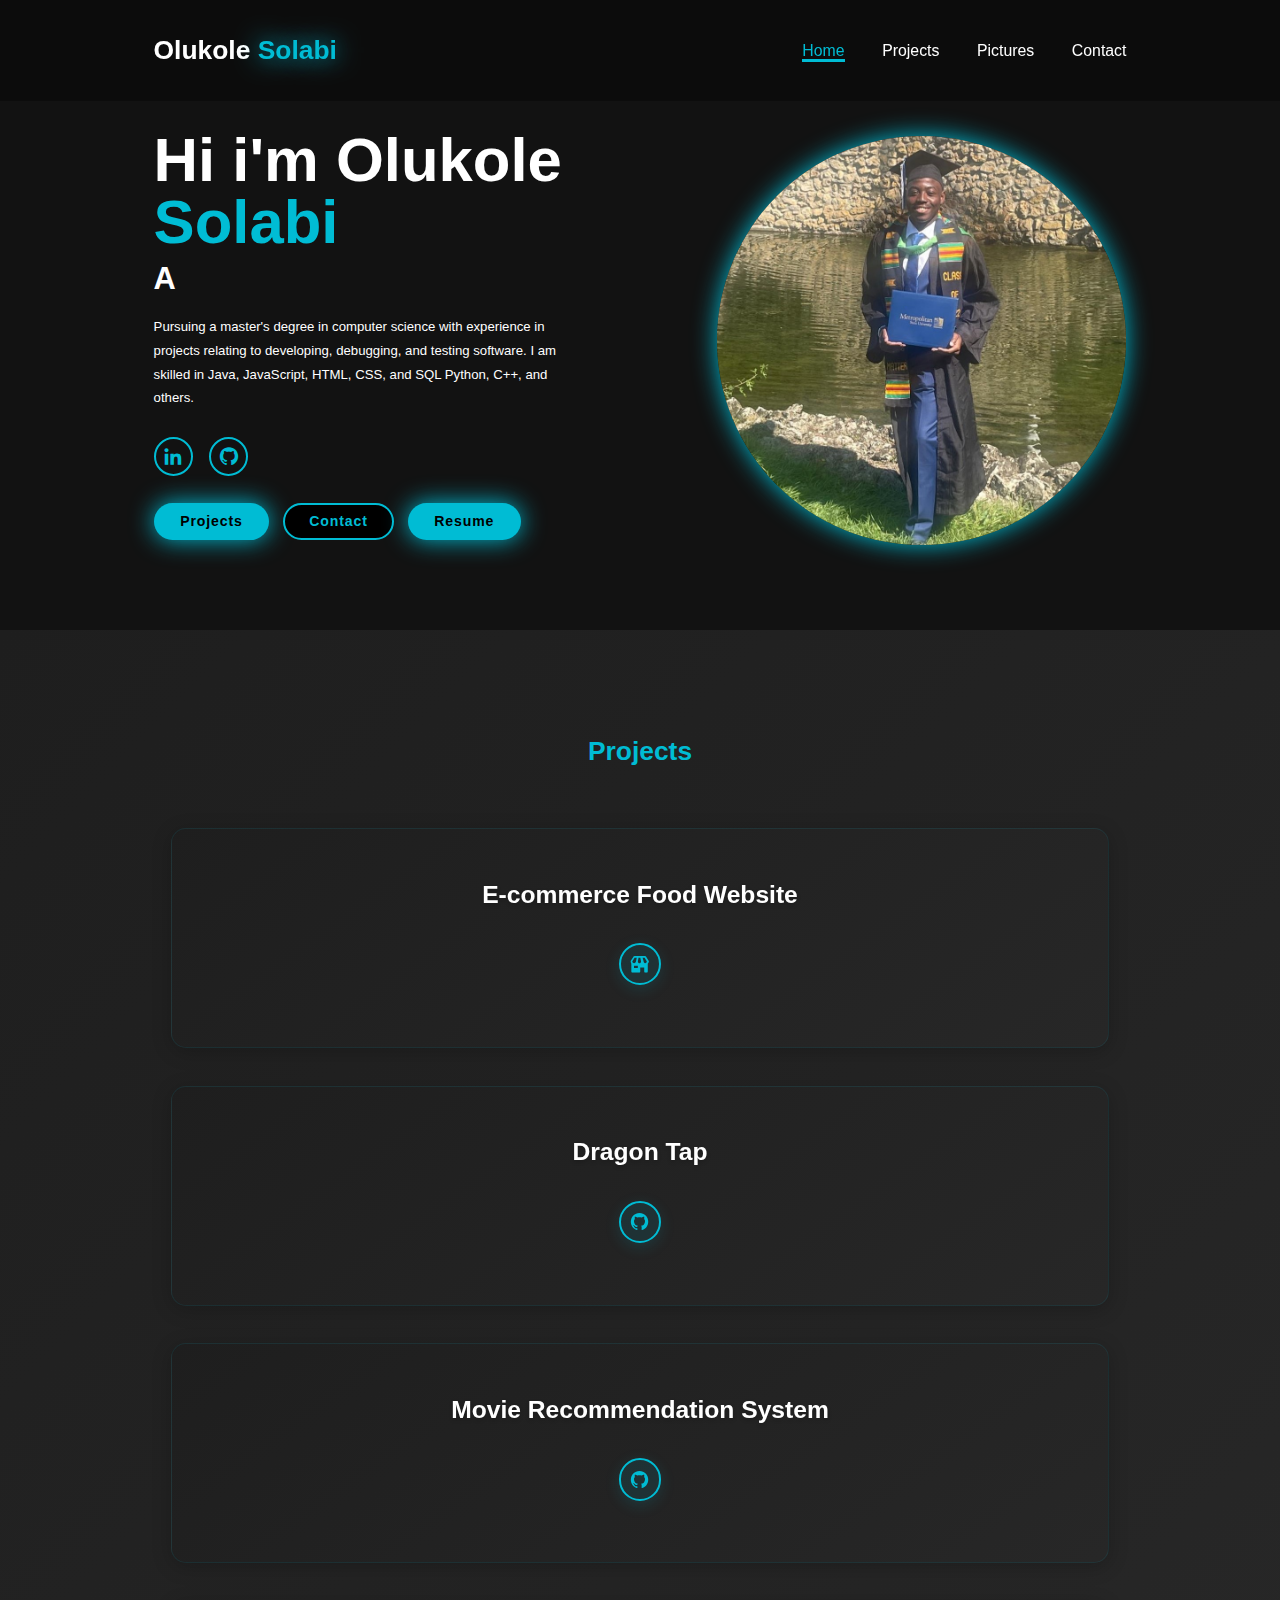
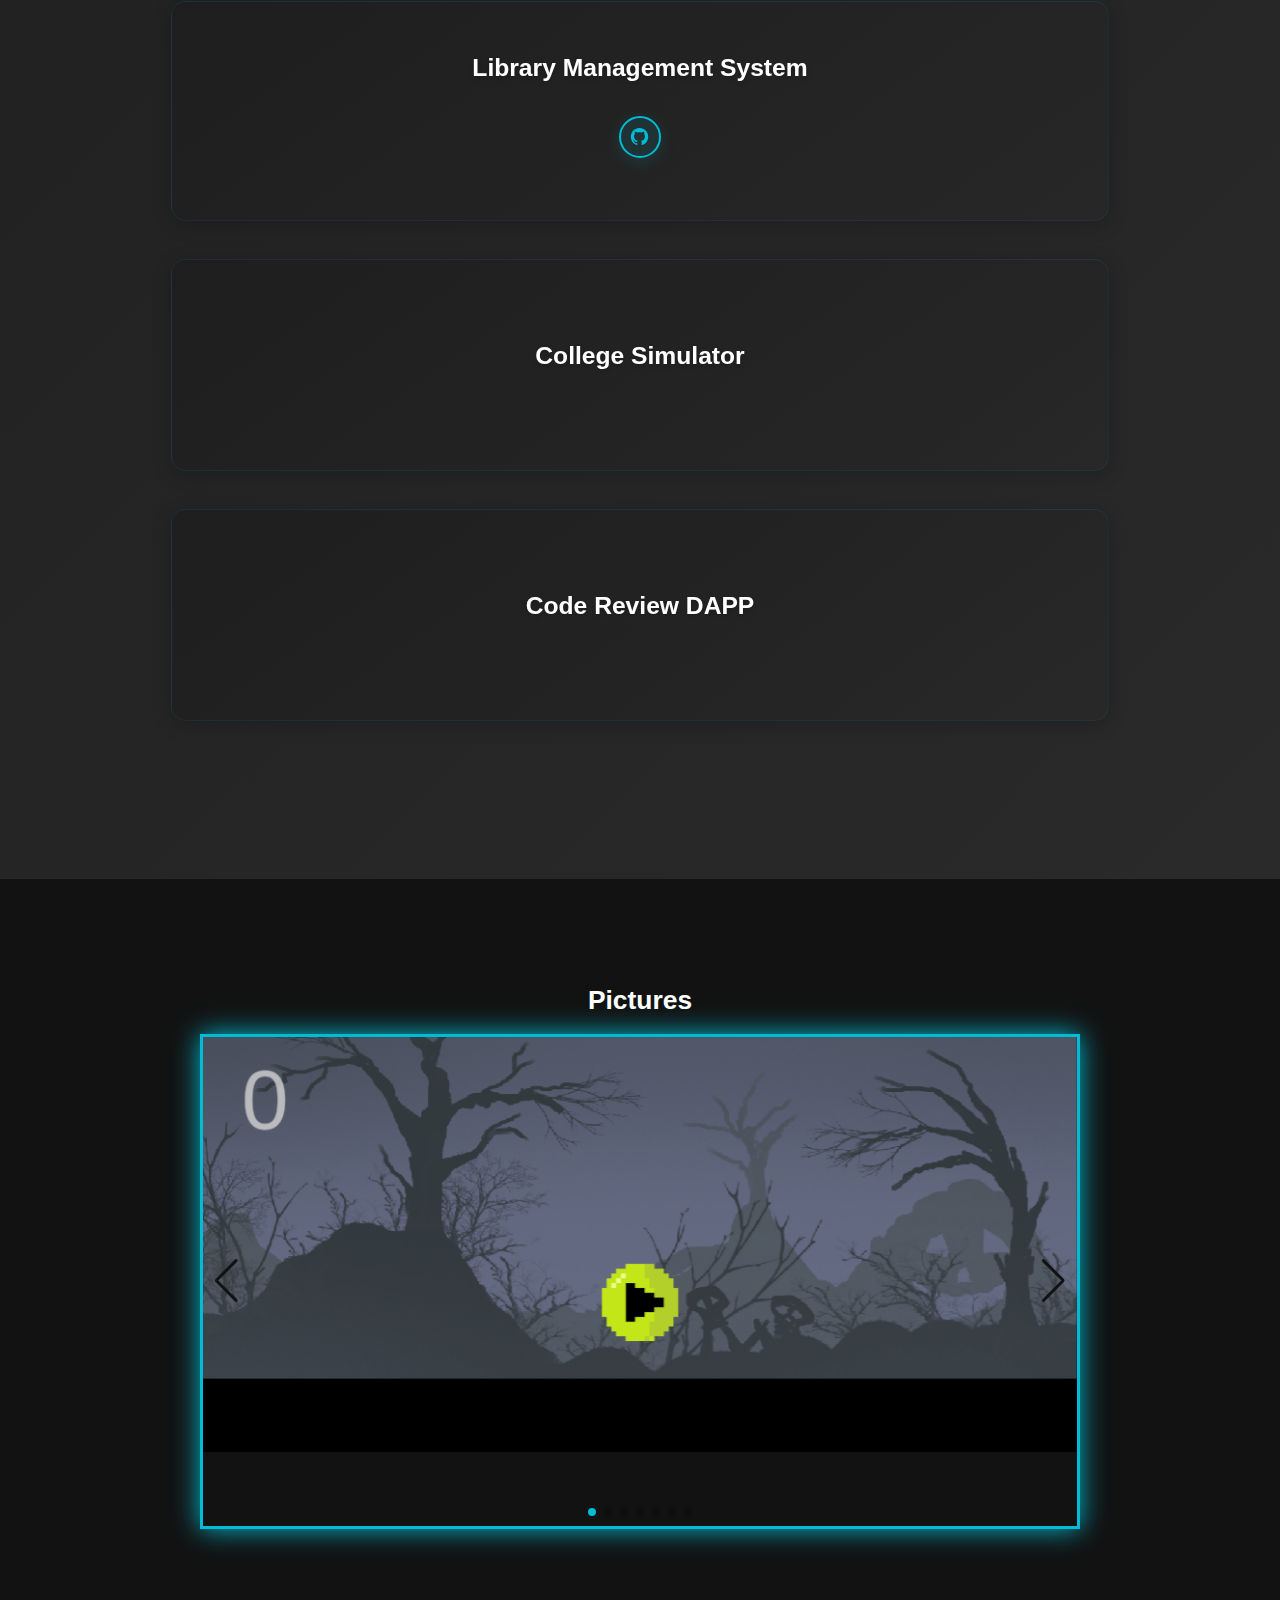
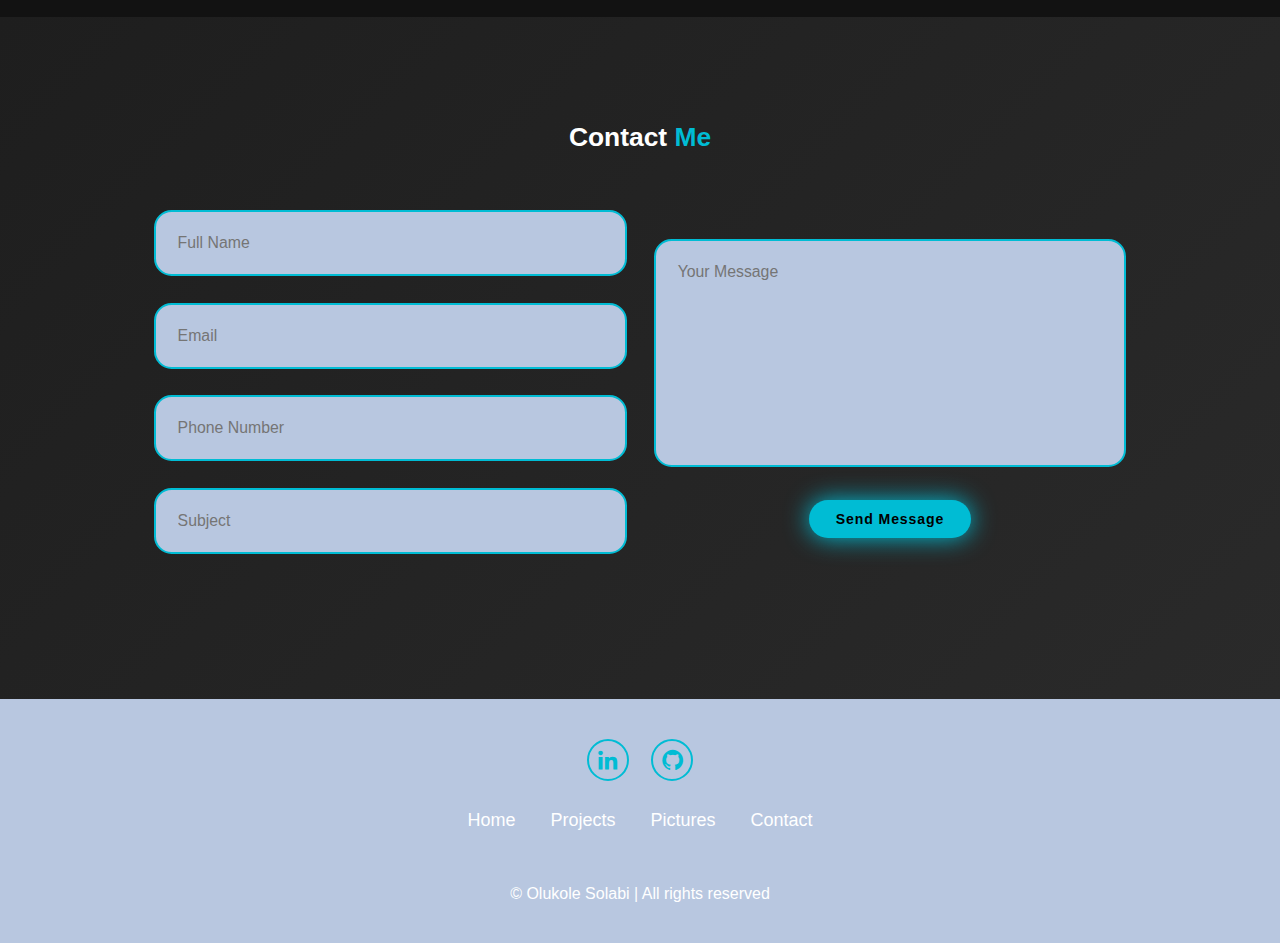
<file: index.html>
<!DOCTYPE html>
<html lang="en">
  <head>
    <!-- Google tag (gtag.js) -->
    <script
      async
      src="https://www.googletagmanager.com/gtag/js?id=G-7B7QV1RWB0"
    ></script>
    <script>
      window.dataLayer = window.dataLayer || [];
      function gtag() {
        dataLayer.push(arguments);
      }
      gtag("js", new Date());

      gtag("config", "G-7B7QV1RWB0");
    </script>

    <meta charset="UTF-8" />
    <meta name="viewport" content="width=device-width, initial-scale=1.0" />
    <title>Olukole's Portfolio</title>
    <link rel="stylesheet" href="assets/css/style.css" />
    <link
      href="https://unpkg.com/boxicons@2.1.4/css/boxicons.min.css"
      rel="stylesheet"
    />
    <link
      rel="stylesheet"
      href="https://cdn.jsdelivr.net/npm/swiper@11/swiper-bundle.min.css"
    />
    <link
      href="https://fonts.googleapis.com/css2?family=Montserrat:wght@400;600;700&display=swap"
      rel="stylesheet"
    />
  </head>

  <body>
    <header class="header">
      <a href="#home" class="logo"
        >Olukole
        <span>Solabi</span>
      </a>

      <i class="bx bx-menu" id="menu-icon"></i>

      <nav class="navbar">
        <a href="#home" class="active">Home</a>
        <a href="#projects">Projects</a>
        <a href="#pictures">Pictures</a>
        <!-- <a href="#education">Education</a> -->
        <a href="#contact">Contact</a>
      </nav>
    </header>

    <section class="home" id="home">
      <div class="home-content">
        <h1>Hi i'm Olukole <span>Solabi</span></h1>
        <h3 class="text-animation">A <span></span></h3>
        <p>
          Pursuing a master's degree in computer science with experience in
          projects relating to developing, debugging, and testing software. I am
          skilled in Java, JavaScript, HTML, CSS, and SQL Python, C++, and
          others.
        </p>

        <div class="social-icons">
          <a href="https://www.linkedin.com/in/olukole/" target="_blank"
            ><i class="bx bxl-linkedin"></i
          ></a>
          <a href="https://github.com/olukole" target="_blank"
            ><i class="bx bxl-github"></i
          ></a>
          <!-- <a href="https://www.instagram.com/kolino11/" target="_blank"
            ><i class="bx bxl-instagram"></i
          ></a> -->
        </div>

        <div class="btn-group">
          <a href="#projects" class="btn">Projects</a>
          <a href="#contact" class="btn">Contact</a>
          <a class="btn" onclick="downloadResume()">Resume</a>
        </div>
      </div>

      <div class="home-img">
        <img src="assets/images/dp2.jpg" alt="" />
      </div>
    </section>

    <section class="projects" id="projects">
      <h2 class="heading">Projects</h2>
      <div class="projects-container">
        <div class="projects-box">
          <div class="projects-info-front">
            <h4>E-commerce Food Website</h4>
            <a href="https://bellachow.biz" target="_blank"
              ><i class="bx bxs-store"></i>
            </a>
          </div>
          <div class="projects-info-back">
            <h4>E-commerce Food Website</h4>
            <p>
              It is a system that allows users to choose what food and the
              qunatity they want to order online. It contains a functioning
              checkout system based on the Stripe API.
            </p>
          </div>
        </div>
        <div class="projects-box">
          <div class="projects-info-front">
            <h4>Dragon Tap</h4>
            <a href="https://github.com/olukole/Dragon-Tap" target="_blank"><i class="bx bxl-github"></i>
            </a>
            <!-- <a href="https://github.com/olukole" target="_blank"
              ><i class="bx bxl-play-store"></i>
            </a> -->
          </div>
          <div class="projects-info-back">
            <h4>Dragon Tap</h4>
            <p>
              A 2D mobile game created using Unity, where the player taps the
              screen to move and avoid obstacles.
            </p>
          </div>
        </div>
        <div class="projects-box">
          <div class="projects-info-front">
            <h4>Movie Recommendation System</h4>
            <a href="https://github.com/olukole/Movie-Recommendation" target="_blank"
              ><i class="bx bxl-github"></i>
            </a>
          </div>
          <div class="projects-info-back">
            <h4>Movie Recommendation System</h4>
            <p>
              It is a system that recommends movies to users based on what they
              like.This system was created using the programming language
              Python.
            </p>
          </div>
        </div>
        <div class="projects-box">
          <div class="projects-info-front">
            <h4>Library Management System</h4>
            <a href="https://github.com/olukole/omdb" target="_blank"
              ><i class="bx bxl-github"></i>
            </a>
          </div>
          <div class="projects-info-back">
            <h4>Library Management System</h4>
            <p>
              It is a system that allows users to check what books they
              borrowed, what books they returned and what books are available.
            </p>
          </div>
        </div>
        <div class="projects-box">
          <div class="projects-info-front">
            <h4>College Simulator</h4>
            <!-- <a href="https://github.com/olukole" target="_blank"
              ><i class="bx bxl-github"></i>
            </a> -->
          </div>
          <div class="projects-info-back">
            <h4>College Simulator</h4>
            <p>
              Developed a game with a fully functioning dorm Sytem. The Student
              could enroll for a class, get a job, and had access to the store
              system.This game was created using the programming language C++
            </p>
          </div>
        </div>
        <div class="projects-box">
          <div class="projects-info-front">
            <h4>Code Review DAPP</h4>
            <!-- <a href="https://github.com/olukole" target="_blank"
              ><i class="bx bxl-github"></i>
            </a> -->
          </div>
          <div class="projects-info-back">
            <h4>Code Review DAPP</h4>
            <p>
              A DAPP where users could turn in code and have it reviewed by
              other users.This DAPP was created using the programming language
              Solidity
            </p>
          </div>
        </div>
      </div>
    </section>

    <section class="pictures" id="pictures">
      <h2 class="heading">Pictures</h2>
      <div class="swiper">
        <div class="swiper-wrapper">
          <div class="swiper-slide">
            <img src="assets/images/display1.jpg" alt="Olukole Solabi" />
          </div>
          <div class="swiper-slide">
            <img src="assets/images/display2.jpg" alt="Olukole Solabi" />
          </div>
          <div class="swiper-slide">
            <img src="assets/images/display3.jpg" alt="Olukole Solabi" />
          </div>
          <div class="swiper-slide">
            <img src="assets/images/display4.jpg" alt="Olukole Solabi" />
          </div>
          <div class="swiper-slide">
            <img src="assets/images/display5.jpg" alt="Olukole Solabi" />
          </div>
          <div class="swiper-slide">
            <img src="assets/images/display6.jpg" alt="Olukole Solabi" />
          </div>
          <div class="swiper-slide">
            <img src="assets/images/display7.jpg" alt="Olukole Solabi" />
          </div>
        </div>
        <div class="swiper-pagination"></div>
        <div class="swiper-button-prev"></div>
        <div class="swiper-button-next"></div>
      </div>
    </section>
<!---
    <section class="education" id="education">
      <h2 class="heading">Education</h2>
      <div class="timeline-items">
        <div class="timeline-item">
          <div class="timeline-dot"><i class="bx bxs-graduation"></i></div>
          <div class="timeline-content">
            <div class="timeline-date">2019</div>
            <h3>Bachelor of Computer Science</h3>
            <p>Metro State University</p>
          </div>
        </div>

        <div class="timeline-item">
          <div class="timeline-dot"><i class="bx bxs-briefcase"></i></div>
          <div class="timeline-content">
            <div class="timeline-date">2022</div>
            <h3>Email Automation Specialist Intern</h3>
            <p>Trinity</p>
          </div>
        </div>

        <div class="timeline-item">
          <div class="timeline-dot"><i class="bx bxs-user"></i></div>
          <div class="timeline-content">
            <div class="timeline-date">2024</div>
            <h3>Professor's Assistant</h3>
            <p>Metro State University</p>
          </div>
        </div>

        <div class="timeline-item">
          <div class="timeline-dot"><i class="bx bxs-graduation"></i></div>
          <div class="timeline-content">
            <div class="timeline-date">2025</div>
            <h3>Master of Computer Science</h3>
            <p>Metro State University</p>
          </div>
        </div>
      </div>
    </section>
  -->
    <section class="contact" id="contact">
      <h2 class="heading">Contact <span>Me</span></h2>

      <form
        id="contactForm"
        action="https://api.web3forms.com/submit"
        method="POST"
      >
        <input
          type="hidden"
          name="access_key"
          value="a55f4fb7-bed2-4c4a-ac47-9c2c9511fcd5"
        />
        <input
          type="checkbox"
          name="botcheck"
          class="hidden"
          style="display: none"
        />

        <div class="input-group">
          <div class="input-box">
            <input type="text" name="name" placeholder="Full Name" />
            <input type="email" name="email" placeholder="Email" />
          </div>

          <div class="input-box">
            <input type="number" name="number" placeholder="Phone Number" />
            <input type="text" name="text" placeholder="Subject" />
          </div>
        </div>

        <div class="input-group2">
          <textarea
            name="Message"
            id=""
            cols="30"
            rows="10"
            placeholder="Your Message"
            required
          ></textarea>
          <input type="submit" value="Send Message" class="btn" />
        </div>
      </form>
    </section>

    <footer class="footer">
      <div class="social">
        <a href="https://www.linkedin.com/in/olukole/" target="_blank"
          ><i class="bx bxl-linkedin"></i
        ></a>
        <a href="https://github.com/olukole" target="_blank"
          ><i class="bx bxl-github"></i
        ></a>
        <!-- <a href="https://www.instagram.com/kolino11/" target="_blank"
          ><i class="bx bxl-instagram"></i
        ></a> -->
      </div>

      <ul class="list">
        <li>
          <a href="#home">Home</a>
        </li>

        <li>
          <a href="#projects">Projects</a>
        </li>

        <li>
          <a href="#pictures">Pictures</a>
        </li>
<!--
        <li>
          <a href="#education">Education</a>
        </li>
--->
        <li>
          <a href="#contact">Contact</a>
        </li>
      </ul>
      <p class="copyright">© Olukole Solabi | All rights reserved</p>
    </footer>

    <button id="backToTopBtn" title="Go to top">
      <i class="bx bxs-chevron-up-circle"></i>
    </button>
    <script src="assets/js/script.js"></script>
    <script src="https://cdn.jsdelivr.net/npm/swiper@11/swiper-bundle.min.js"></script>
  </body>
</html>
</file>
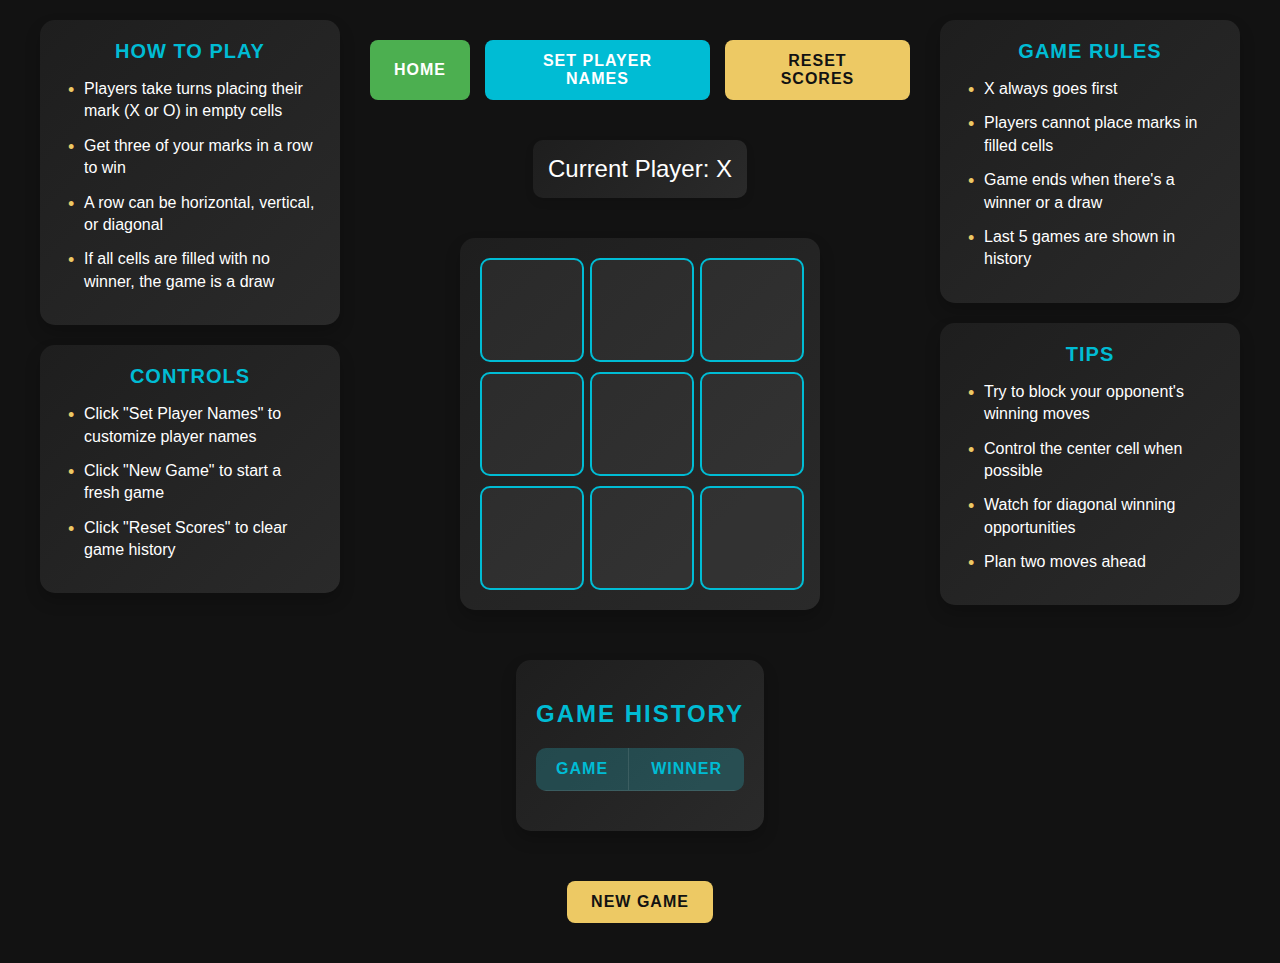
<file: games/Tic_Tac_Toe/Tic_Tac_Toe.html>
<!DOCTYPE html>
<!-- HTML5 declaration -->
<html lang="en">
  <head>
    <!-- Meta tags and document setup -->
    <meta charset="UTF-8" />
    <!-- Link to external stylesheet -->
    <link rel="stylesheet" href="/games/Tic_Tac_Toe/assets/css/style.css" />
    <title>Tic Tac Toe</title>
  </head>
  <body>
    <!-- Main game layout wrapper -->
    <div class="game-layout">
      <!-- Left sidebar with game instructions -->
      <div class="side-section left-section">
        <!-- How to Play card -->
        <div class="info-card">
          <h2>How to Play</h2>
          <ul class="instructions-list">
            <!-- Basic game rules -->
            <li>
              Players take turns placing their mark (X or O) in empty cells
            </li>
            <li>Get three of your marks in a row to win</li>
            <li>A row can be horizontal, vertical, or diagonal</li>
            <li>If all cells are filled with no winner, the game is a draw</li>
          </ul>
        </div>
        <!-- Controls explanation card -->
        <div class="info-card">
          <h2>Controls</h2>
          <ul class="instructions-list">
            <!-- Button functionality explanation -->
            <li>Click "Set Player Names" to customize player names</li>
            <li>Click "New Game" to start a fresh game</li>
            <li>Click "Reset Scores" to clear game history</li>
          </ul>
        </div>
      </div>

      <!-- Main game content area -->
      <div class="main-content">
        <!-- Top button controls -->
        <div class="button-container">
          <!-- Home button -->
          <button
            class="home-btn"
            onclick="window.location.href='../../index.html'"
          >
            Home
          </button>
          <!-- Player name customization button -->
          <button class="name-btn" onclick="setPlayerNames()">
            Set Player Names
          </button>
          <!-- Score reset button -->
          <button class="restart-btn" onclick="resetScores()">
            Reset Scores
          </button>
        </div>

        <!-- Current player status display -->
        <div class="status">Current Player: X</div>

        <!-- Game board grid -->
        <div class="game-container" id="board">
          <!-- Game cells (0-8) representing the 3x3 grid -->
          <div class="cell" data-index="0"></div>
          <div class="cell" data-index="1"></div>
          <div class="cell" data-index="2"></div>
          <div class="cell" data-index="3"></div>
          <div class="cell" data-index="4"></div>
          <div class="cell" data-index="5"></div>
          <div class="cell" data-index="6"></div>
          <div class="cell" data-index="7"></div>
          <div class="cell" data-index="8"></div>
        </div>

        <!-- Game history section -->
        <div class="score-section">
          <h2>Game History</h2>
          <!-- Score tracking table -->
          <table class="score-table">
            <thead>
              <tr>
                <th>Game</th>
                <th>Winner</th>
              </tr>
            </thead>
            <!-- Dynamic score history container -->
            <tbody id="score-history">
              <!-- Score history will be populated by JavaScript -->
            </tbody>
          </table>
        </div>

        <!-- Bottom game control -->
        <div class="button-container">
          <!-- New game button -->
          <button class="restart-btn" onclick="restartGame()">New Game</button>
        </div>
      </div>

      <!-- Right sidebar with additional game information -->
      <div class="side-section right-section">
        <!-- Game rules card -->
        <div class="info-card">
          <h2>Game Rules</h2>
          <ul class="instructions-list">
            <!-- Detailed game rules -->
            <li>X always goes first</li>
            <li>Players cannot place marks in filled cells</li>
            <li>Game ends when there's a winner or a draw</li>
            <li>Last 5 games are shown in history</li>
          </ul>
        </div>
        <!-- Strategy tips card -->
        <div class="info-card">
          <h2>Tips</h2>
          <ul class="instructions-list">
            <!-- Strategic gameplay advice -->
            <li>Try to block your opponent's winning moves</li>
            <li>Control the center cell when possible</li>
            <li>Watch for diagonal winning opportunities</li>
            <li>Plan two moves ahead</li>
          </ul>
        </div>
      </div>
    </div>

    <!-- Link to game logic JavaScript file -->
    <script src="/games/Tic_Tac_Toe/assets/js/script.js"></script>
  </body>
</html>
</file>
<file: assets/css/style.css>
*{
  margin: 0;
  padding: 0;
  box-sizing: border-box;
  text-decoration: none;
  border: none;
  outline: none;
  scroll-behavior: smooth;
  font-family: 'Poppins', sans-serif;
}
:root{
--main-color: #00bcd4;
--complementary-color: #edc964;
--bg-color: #121212;
--second-bg-color: #b8c7e0;
--third-bg-color: linear-gradient(135deg, #1e1e1e, #2a2a2a);
--text-color: #ffffff;
--card-bg: #1e1e1e;
}
html{
  font-size: 60%;
  overflow-x: hidden;
}
body{
  background: var(--bg-color);
  color: var(--text-color);
  font-family: 'Montserrat', sans-serif;
}
.header{
  position: fixed;
  top: 0;
  left: 0;
  width: 100%;
  padding: 4rem 12% 4rem;
  background: rgba(0, 0, 0, 0.3);
  backdrop-filter: blur(10px);
  display: flex;
  justify-content: space-between;
  align-items: center;
  z-index: 5;
}
.logo{
  font-size: 3rem;
  color: var(--text-color);
  font-weight: 800;
  cursor: pointer;
  transition: 0.3s ease;
}
.logo:hover{
  transform: scale(1.1);
}
.logo span{
  text-shadow: 0 0 25px var(--main-color);
}
.navbar a{
  font-size: 1.8rem;
  color: var(--text-color);
  margin-left: 4rem;
  font-weight: 500;
  transition: 0.3s ease;
  border-bottom: 3px solid transparent;
}
.navbar a:hover,
.navbar a.active{
  color: var(--main-color);
  border-bottom: 3px solid var(--main-color);
}
#menu-icon{
  font-size: 3.6rem;
  color: var(--main-color);
  display: none;
  cursor: pointer;
}
section{
  min-height: 70vh;
  padding: 10rem 12% 10rem;
}
.home {
  display: flex;
  align-items: center;
  justify-content: center;
  gap: 15rem;
}
.home-content{
  display: flex;
  flex-direction: column;
  align-items: baseline;
  text-align: left;
  justify-content: center;
  margin-top: 3rem;
}
span{
  color: var(--main-color);
}
.logo span{
  color: var(--main-color);
}
.home-content h3{
  margin-bottom: 2rem;
  margin-top: 1rem;
  font-size: 3.5rem;
}
.home-content h1{
  font-size: 7rem;
  font-weight: 700;
  margin-top: 1.5rem;
  line-height: 1;
}
.home.img{
  border-radius: 50%;
}
.home-img img{
  position: relative;
  top: 3rem;
  width: 32vw;
  border-radius: 50%;
  box-shadow: 0 0 25px var(--main-color);
  cursor: pointer;
  transition: 0.4s ease-in-out;
}
.home-img img:hover{
  box-shadow: 0 0 25px var(--main-color),
              0 0 50px var(--main-color),
              0 0 100px var(--main-color);
}
.home-content p{
  font-size: 1.5rem;
  font-weight: 500;
  line-height: 1.8;
  max-width: 1000px;
}
.social-icons a{
  display: inline-flex;
  justify-content: center;
  align-items: center;
  width: 4.5rem;
  height: 4.5rem;
  background: transparent;
  border: 2px solid var(--main-color);
  border-radius: 50%;
  font-size: 2.5rem;
  color: var(--main-color);
  margin: 3rem 1.5rem 3rem 0;
  transition: 0.3s ease-in-out;
}
.social-icons a:hover{
  background: var(--main-color);
  color: var(--text-color);
  transform: scale(1.3)translateY(-5px);
  box-shadow: 0 0 25px var(--main-color);
}
.btn{
  display: inline-block;
  padding: 1rem 2.8rem;
  background: var(--main-color);
  box-shadow: 0 0 25px var(--main-color);
  border-radius: 4rem;
  font-size: 1.6rem;
  color: black;
  border: 2px solid transparent;
  letter-spacing: 0.1rem;
  font-weight: 600;
  transition: 0.3s ease-in-out;
  cursor: pointer;
}
.btn:hover{
  background: scale(1.05);
  box-shadow: 0 0 50px var(--main-color);
}
.btn-group{
  display: flex;
  align-items: center;
  gap: 1.5rem;
}
.btn-group a:nth-of-type(2){
  background-color: black;
  color: var(--main-color);
  border: 2px solid var(--main-color);
  box-shadow: 0 0 25px transparent;
}
.btn-group a:nth-of-type(2):hover{
  background-color: var(--main-color);
  color: black;
  box-shadow: 0 0 25px var(--main-color);
}
.text-animation{
  font-size: 34px;
  font-weight: 600;
  min-width: 280px;
}
.text-animation span{
  position: relative;
}
.text-animation span::before{
  content: "web developer";
  color: var(--main-color);
  animation: words 20s infinite;
}
.text-animation span::after{
  content: "";
  background-color: var(--bg-color);
  position: absolute;
  width: calc(100% + 8px);
  height: 100%;
  border-left: 3px solid var(--bg-color);
  right: -8px;
  animation: cursor 0.6s infinite, 
  typing 20s steps(14) infinite;
}
@keyframes cursor{
  to{
    border-left: 2px solid var(--main-color);
  }
}
@keyframes words{
  0%,
  20%{
    content: "Software Developer";
  }
  21%,
  40%{
    content: "Web Designer";
  }
  41%,
  60%{
    content: "Data Analyst";
  }
  61%,
  80%{
    content: "Game Developer";
  }
  81%,
  100%{
    content: "Freelancer";
  }
}
@keyframes typing{
  10%,
  15%,
  30%,
  35%,
  50%,
  55%,
  70%,
  75%,
  90%,
  95%{
    width: 0;
  }
  5%,
  20%,
  25%,
  40%,
  45%,
  60%,
  65%,
  80%,
  85%{
    width: calc(100% + 8px);
  }
}
.heading{
  text-align: center;
  font-size: 3rem;
  margin: 2rem 0;
}

::-webkit-scrollbar{
  width: 15px;
}
::-webkit-scrollbar-thumb{
  background: var(--main-color);
}
::-webkit-scrollbar-track{
  background: var(--bg-color);
  width: 50px;
}

.projects{
  background: var(--third-bg-color);
  color: var(--text-color);
}
.projects h2{
  margin-bottom: 5rem;
  color: var(--main-color);
}
.projects-container{
  display: grid;
  grid-template-columns: repeat(2, 1fr);
  gap: 20px;
  padding: 0 2rem;
}
.projects-box {
  background: linear-gradient(145deg, rgba(30, 30, 30, 0.9), rgba(40, 40, 40, 0.9));
  border-radius: 15px;
  padding: 25px;
  transition: all 0.4s ease-in-out;
  box-shadow: 0 4px 20px rgba(0, 0, 0, 0.2);
  display: flex;
  flex-direction: column;
  text-align: left;
  max-height: 220px;
  justify-content: center;
  align-items: center;
  padding: 5rem 5rem;
  transform-style: preserve-3d;
  perspective: 1000px;
  border: 1px solid rgba(0, 188, 212, 0.1);
}
.projects-box:hover {
  transform: translateY(-8px);
  box-shadow: 0 8px 30px rgba(0, 188, 212, 0.2);
  border: 1px solid rgba(0, 188, 212, 0.3);
}
.projects-box.active{
  transform: perspective(1000px) rotateY(180deg);
}
.projects-info-front {
  display: flex;
  flex-direction: column;
  text-align: center;
  max-height: 220px;
  justify-content: center;
  align-items: center;
  padding: 4rem 4rem;
  backface-visibility: hidden;
  width: 100%;
}
.projects-info-front h4 {
  font-size: 2.8rem;
  font-weight: 700;
  line-height: 1.4;
  margin-bottom: 2rem;
  text-align: center;
  color: var(--text-color);
  text-shadow: 0 2px 4px rgba(0, 0, 0, 0.2);
}
.projects-info-front a {
  display: inline-flex;
  justify-content: center;
  align-items: center;
  width: 4.8rem;
  height: 4.8rem;
  background: rgba(0, 188, 212, 0.1);
  border: 2px solid var(--main-color);
  border-radius: 50%;
  font-size: 2.4rem;
  color: var(--main-color);
  margin: 1.5rem 1rem;
  transition: all 0.4s cubic-bezier(0.175, 0.885, 0.32, 1.275);
  box-shadow: 0 4px 15px rgba(0, 188, 212, 0.15);
  position: relative;
  overflow: hidden;
}
.projects-info-front a:hover {
  background: var(--main-color);
  color: var(--bg-color);
  transform: scale(1.1) translateY(-5px);
  box-shadow: 0 6px 25px rgba(0, 188, 212, 0.4);
}
.projects-info-front a::before {
  content: '';
  position: absolute;
  top: 50%;
  left: 50%;
  width: 0;
  height: 0;
  background: rgba(255, 255, 255, 0.2);
  border-radius: 50%;
  transform: translate(-50%, -50%);
  transition: width 0.3s ease, height 0.3s ease;
}
.projects-info-front a:hover::before {
  width: 100%;
  height: 100%;
}
.projects-info-back {
  display: flex;
  flex-direction: column;
  text-align: left;
  max-height: 220px;
  justify-content: flex-start;
  align-items: flex-start;
  width: 100%;
  height: 100%;
  position: absolute;
  padding: 4rem 4rem;
  transform: rotateY(180deg);
  backface-visibility: hidden;
  overflow: hidden;
  background: linear-gradient(145deg, rgba(35, 35, 35, 0.95), rgba(45, 45, 45, 0.95));
  border-radius: 12px;
}
.projects-info-back h4{
  font-size: 2rem;
  font-weight: 450;
  line-height: 1.5;
  color: var(--text-color);
}
.projects-info-back p{
  font-size: 1.4rem;
  font-weight: 400;
  line-height: 1.7;
  max-height: 100px;
  margin: auto;
  color: var(--text-color);
}

.pictures {
    background: (--bg-color);
    color: var(--text-color);
}
.pictures.heading{
  margin-bottom: 5rem;
}

.swiper {
    width: 100%;
    height: 100%;
    max-width: 100rem;
    aspect-ratio: 16 / 9;
    border: 3px solid var(--main-color);
    box-shadow: 0 0 25px var(--main-color);
}
.swiper-slide {
    display: flex;
    justify-content: center;
    align-items: center;
    height: 100%;
}
.swiper-slide img {
    width: 100%;
    height: auto;
    object-fit: cover;
}
.swiper .swiper-button-next, 
.swiper .swiper-button-prev{
  color: var(--bg-color);
  font-size: 1.5rem;
  @media (max-width: 768px){
    font-size: 1rem;
  }
}
.swiper .swiper-button-next:hover, 
.swiper .swiper-button-prev:hover{
    transform: scale(1.1)translateY(-5px);
}
.swiper .swiper-pagination-bullet-active{
  background-color: var(--main-color);
}

.education{
  background: var(--third-bg-color);
  color: var(--text-color);
}
.education h2{
  margin-bottom: 5rem;
  color: var(--main-color);
}
.timeline-items{
  max-width: 800px;
  margin: auto;
  display: flex;
  flex-direction: column;
}
.timeline-item{
  margin-bottom: 20px;
  padding: 15px;
  display: flex;
  align-items: center;
  position: relative;
  background-color: rgba(255, 255, 255, 0.1);
  border-radius: 8px;
  transition: transform 0.3s ease, box-shadow 0.3s ease;
}
.timeline-item:hover{
  transform: translateY(-3px);
  box-shadow: 0 4px 20px rgba(0, 0, 0, 0.5);
}
.timeline-dot{
  height: 30px;
  width: 30px;
  background: var(--main-color);
  border-radius: 50%;
  margin-right: 15px;
  display: flex;
  justify-content: center;
  align-items: center;
  color: white;
  font-size: 1.5rem;
}
.timeline-content{
  flex-grow: 1;
}
.timeline-date{
  font-size: 18px;
  font-weight: 600;
  color: var(--main-color);
  margin-bottom: 5px;
}
.timeline-content h3{
  margin: 0;
  font-size: 1.5rem;
  font-weight: 500;
  color: var(--text-color);
}
.timeline-content p{
  font-size: 14px;
  color: var(--text-color);
  margin-top: 5px;
}

.contact{
  background: var(--third-bg-color);
}
.contact h2{
  margin-bottom: 3rem;
}
.contact form{
  display: flex;
  align-items: center;
  justify-content: center;
  gap: 3rem;
  margin: 5rem auto;
  text-align: center;
}
.contact form .input-box{
  display: flex;
  justify-content: center;
  flex-wrap: wrap;
}
.contact form .input-box input,
.contact form textarea{
  width: 100%;
  padding: 2.5rem;
  font-size: 1.8rem;
  color: var(--text-color);
  background: var(--second-bg-color);
  border-radius: 2rem;
  border: 2px solid var(--main-color);
  margin: 1.5rem 0;
  resize: none;
}
.contact form .btn{
  margin-top: 2rem;
}

.footer{
  position: relative;
  bottom: 0;
  width: 100%;
  background-color: var(--second-bg-color);
  padding: 40px 0;
}
.footer .social{
  text-align: center;
  padding-bottom: 25px;
  color: var(--main-color);
}
.footer .social a{
  color: var(--main-color);
  font-size: 25px;
  border: 2px solid var(--main-color);
  width: 42px;
  height: 42px;
  line-height: 42px;
  text-align: center;
  border-radius: 50%;
  margin: 0 10px;
  transition: 0.3s ease-in-out;
  display: inline-block;
}
.footer .social a:hover{
  color: black;
  background-color: var(--main-color);
  transform: scale(1.2)translateY(-10px);
  box-shadow: 0 0 25px var(--main-color);
}
.footer ul{
  margin-top: 0;
  padding: 0;
  font-size: 18px;
  line-height: 1.6;
  margin-bottom: 0;
  text-align: center;
}
.footer ul li a{
  color: white;
  border-bottom: 3px solid transparent;
  transition: 0.3s ease-in-out;
}
.footer ul li a:hover{
  border-bottom: 3px solid var(--main-color);
}
.footer ul li{
  display: inline-block;
  padding: 0 15px;
}
.footer .copyright{
  margin-top: 50px;
  text-align: center;
  font-size: 16px;
  color: white;
}

#backToTopBtn {
  position: fixed;
  bottom: 40px;
  right: 40px;
  display: none;
  width: 40px;
  height: 40px;
  background-color: var(--main-color);
  color: white;
  text-align: center;
  line-height: 20px;
  font-size: 3rem;
  border: none;
  border-radius: 50%;
  cursor: pointer;
  box-shadow: 0 0 10px var(--main-color);
  transition: transform 0.3s ease, box-shadow 0.3s ease;
}
#backToTopBtn:hover {
  transform: scale(1.1);
  box-shadow: 0 0 15px var(--main-color);
}

@media (max-width: 1285px){
  html{
    font-size: 55%;
  }
  .projects-container{
    padding: 1rem;
    padding-bottom: 7rem;
    grid-template-columns: 1fr;
    margin: 0 auto;
  }
  .projects-box{
    margin: 1rem;
  }
}
@media (max-width: 1200px) {
  .swiper {
    max-width: 80rem;
    height: auto;
  }
}
@media (max-width: 991px){
  header{
    padding: 2rem 3%;
  }
  section{
    padding: 10rem 3% 2rem;
  }
  .timeline-item::before{
    left: 7px;
  }
  .timeline-item:nth-child(odd){
    padding-right: 0;
    text-align: left;
  }
  .timeline-item:nth-child(even),
  .timeline-item:nth-child(odd){
    padding-left: 37px;
  }
  .timeline-dot{
    left: 0;
  }
  .projects{
    padding-bottom: 7rem;
  }
  .contact form{
    flex-direction: column;
  }
  .footer{
    padding: 2rem 3%;
  }
}
@media(max-width: 895px){
  #menu-icon{
    display: block;
  }
  .navbar{
    position: absolute;
    top: 100%;
    right: 0;
    width: 50%;
    padding: 1rem 3%;
    background: rgba(0, 0, 0, 0.8);
    backdrop-filter: blur(20px);
    border-bottom-left-radius: 2rem;
    border-left: 2px solid var(--main-color);
    border-bottom: 2px solid var(--main-color);
    display: none;
  }
  .navbar.active{
    display: block;
  }
  .navbar a{
    display: block;
    margin: 3rem 0;
    color: white;
    font-size: 2rem;
  }
  .home{
    flex-direction: column-reverse;
    margin: 5rem 4rem;
  }
  .home-content h3{
    font-size: 2.6rem;
  }
  .home-content h1{
    font-size: 8rem;
    margin-top: 3rem;
  }
  .home-content p{
    max-width: 600px;
    margin: 0 auto;
  }
  .home-img img{
    width: 56vw;
  }
  .projects h2{
    margin-bottom: 3rem;
  }
  .projects-container{
    grid-template-columns: repeat(1, 1fr);
  }
}
@media (max-width: 768px) {
  .swiper {
    max-width: 60rem;
    height: auto;
  }
}
@media (max-width: 480px) {
  .swiper {
    max-width: 100%;
    padding: 1rem;
    height: auto;
  }
  .projects h4 {
    font-size: 2.5rem;
  }
  
  .projects p {
    font-size: 1rem;
  }
}



/* References
  https: //www.youtube.com/watch?v=UqHILyzcULE : Video
  https: //swiperjs.com/get-started : Swiper
  https: //boxicons.com/?query= : Boxicons
  https: //web3forms.com/#start
*/
</file>
<file: games/Tic_Tac_Toe/assets/css/style.css>
/* Color Variables and Theme Settings */
:root {
  --main-color: #00bcd4;
  /* Cyan - Primary accent color */
  --complementary-color: #edc964;
  /* Gold - Secondary accent color */
  --bg-color: #121212;
  /* Dark background */
  --second-bg-color: #b8c7e0;
  /* Light blue - Alternative background */
  --third-bg-color: linear-gradient(135deg, #1e1e1e, #2a2a2a);
  /* Gradient for cards */
  --text-color: #ffffff;
  /* White text */
}

/* Basic Page Setup */
body {
  background: var(--bg-color);
  color: var(--text-color);
  font-family: 'Segoe UI', Tahoma, Geneva, Verdana, sans-serif;
  min-height: 100vh;
  margin: 0;
  padding: 20px;
}

/* Main Grid Layout */
.game-layout {
  display: grid;
  grid-template-columns: 300px 1fr 300px;
  /* Left sidebar, main content, right sidebar */
  gap: 30px;
  max-width: 1200px;
  margin: 0 auto;
  align-items: start;
}

/* Main Content Area Styling */
.main-content {
  display: flex;
  flex-direction: column;
  align-items: center;
}

/* Sidebar Sections Styling */
.side-section {
  display: flex;
  flex-direction: column;
  gap: 20px;
}

/* Information Cards in Sidebars */
.info-card {
  background: var(--third-bg-color);
  border-radius: 15px;
  padding: 20px;
  box-shadow: 0 8px 16px rgba(0, 0, 0, 0.2);
}

.info-card h2 {
  color: var(--main-color);
  margin: 0 0 15px 0;
  font-size: 20px;
  text-transform: uppercase;
  letter-spacing: 1px;
  text-align: center;
}

/* Instructions List Styling */
.instructions-list {
  list-style: none;
  padding: 0;
  margin: 0;
}

.instructions-list li {
  margin-bottom: 12px;
  padding-left: 24px;
  position: relative;
  line-height: 1.4;
}

/* Custom Bullet Points */
.instructions-list li::before {
  content: "•";
  color: var(--complementary-color);
  position: absolute;
  left: 8px;
  font-size: 18px;
}

/* Game Board Container */
.game-container {
  display: grid;
  grid-template-columns: repeat(3, 100px);
  /* 3x3 grid for game board */
  gap: 10px;
  margin: 20px auto;
  padding: 20px;
  background: var(--third-bg-color);
  border-radius: 15px;
  box-shadow: 0 8px 16px rgba(0, 0, 0, 0.2);
}

/* Individual Cell Styling */
.cell {
  width: 100px;
  height: 100px;
  border: 2px solid var(--main-color);
  border-radius: 10px;
  font-size: 40px;
  display: flex;
  align-items: center;
  justify-content: center;
  cursor: pointer;
  background: rgba(255, 255, 255, 0.05);
  transition: all 0.3s ease;
}

/* Cell Hover Effects */
.cell:hover {
  background: rgba(255, 255, 255, 0.1);
  transform: translateY(-2px);
  box-shadow: 0 4px 8px rgba(0, 0, 0, 0.2);
}

/* Game Status Display */
.status {
  text-align: center;
  font-size: 24px;
  margin: 20px;
  padding: 15px;
  background: var(--third-bg-color);
  border-radius: 10px;
  box-shadow: 0 4px 8px rgba(0, 0, 0, 0.1);
  color: var(--text-color);
}

/* Button Container Layout */
.button-container {
  display: flex;
  gap: 15px;
  margin: 20px 0;
}

/* Button Styling */
.restart-btn,
.name-btn,
.home-btn {
  padding: 12px 24px;
  font-size: 16px;
  cursor: pointer;
  border: none;
  border-radius: 8px;
  transition: all 0.3s ease;
  font-weight: 600;
  text-transform: uppercase;
  letter-spacing: 1px;
}

/* Button Color Variants */
.name-btn {
  background-color: var(--main-color);
  color: var(--text-color);
}

.restart-btn {
  background-color: var(--complementary-color);
  color: var(--bg-color);
}

.home-btn {
  background-color: #4CAF50;
  color: var(--text-color);
}

/* Button Hover Effects */
.name-btn:hover,
.restart-btn:hover,
.home-btn:hover {
  transform: translateY(-2px);
  box-shadow: 0 4px 12px rgba(0, 0, 0, 0.2);
  filter: brightness(110%);
}

/* Player Markers (X and O) */
.x-mark {
  color: var(--main-color);
  text-shadow: 0 0 10px rgba(0, 188, 212, 0.5);
}

.o-mark {
  color: var(--complementary-color);
  text-shadow: 0 0 10px rgba(237, 201, 100, 0.5);
}

/* Score Section Styling */
.score-section {
  max-width: 400px;
  margin: 30px auto;
  padding: 20px;
  background: var(--third-bg-color);
  border-radius: 15px;
  box-shadow: 0 8px 16px rgba(0, 0, 0, 0.2);
}

.score-section h2 {
  color: var(--main-color);
  margin-bottom: 20px;
  text-align: center;
  font-size: 24px;
  text-transform: uppercase;
  letter-spacing: 2px;
}

/* Score Table Styling */
.score-table {
  width: 100%;
  border-collapse: separate;
  border-spacing: 0;
  margin-bottom: 20px;
  background: rgba(255, 255, 255, 0.05);
  border-radius: 10px;
  overflow: hidden;
}

/* Table Cell Styling */
.score-table th,
.score-table td {
  padding: 12px;
  text-align: center;
  border-bottom: 1px solid rgba(255, 255, 255, 0.1);
}

/* Vertical Separator in Table */
.score-table td:first-child,
.score-table th:first-child {
  border-right: 1px solid rgba(255, 255, 255, 0.1);
}

/* Table Header Styling */
.score-table th {
  background-color: rgba(0, 188, 212, 0.2);
  color: var(--main-color);
  font-weight: 600;
  text-transform: uppercase;
  letter-spacing: 1px;
}

/* Table Row Styling */
.score-table tr:last-child td {
  border-bottom: none;
}

.score-table tr:hover td {
  background-color: rgba(255, 255, 255, 0.05);
}

/* Responsive Design for Mobile Devices */
@media (max-width: 1200px) {
  .game-layout {
    grid-template-columns: 1fr;
    /* Stack all sections vertically */
    gap: 20px;
  }

  .side-section {
    order: 2;
    /* Move sidebars below main content */
  }

  .main-content {
    order: 1;
    /* Keep game board at top on mobile */
  }
}
</file>
